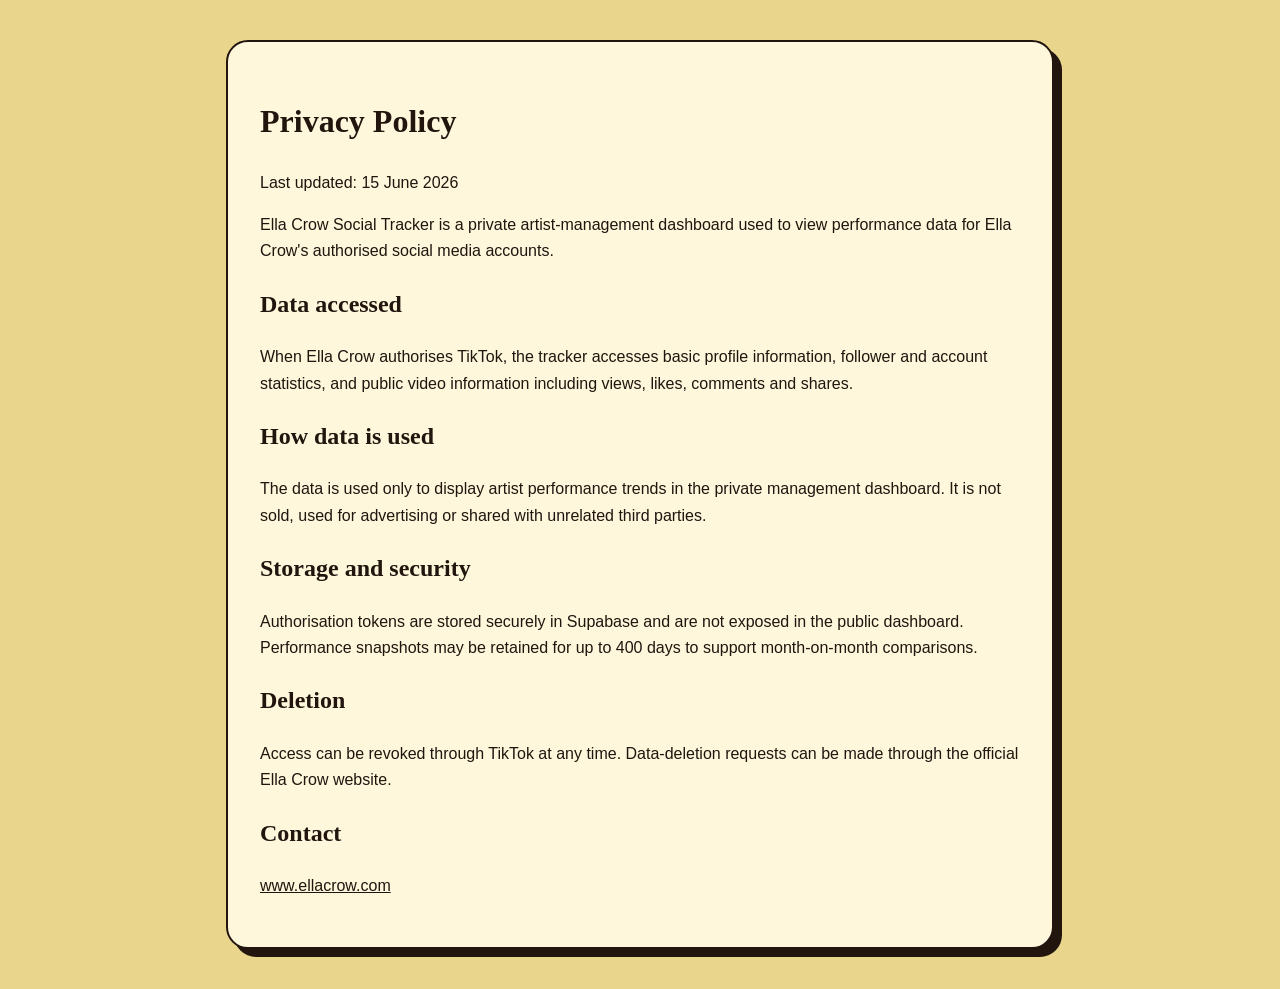
<file: privacy.html>
<!doctype html>
<html lang="en">
<head>
  <meta charset="utf-8">
  <meta name="viewport" content="width=device-width,initial-scale=1">
  <title>Privacy Policy | Ella Crow Social Tracker</title>
  <style>
    body{background:#ead58d;color:#21150e;font:16px/1.65 Arial,sans-serif;margin:0}
    main{background:#fff7dc;border:2px solid #21150e;border-radius:22px;box-shadow:8px 8px 0 #21150e;margin:40px auto;max-width:760px;padding:32px}
    h1,h2{font-family:Georgia,serif}a{color:inherit}
  </style>
</head>
<body><main>
  <h1>Privacy Policy</h1>
  <p>Last updated: 15 June 2026</p>
  <p>Ella Crow Social Tracker is a private artist-management dashboard used to view performance data for Ella Crow's authorised social media accounts.</p>
  <h2>Data accessed</h2>
  <p>When Ella Crow authorises TikTok, the tracker accesses basic profile information, follower and account statistics, and public video information including views, likes, comments and shares.</p>
  <h2>How data is used</h2>
  <p>The data is used only to display artist performance trends in the private management dashboard. It is not sold, used for advertising or shared with unrelated third parties.</p>
  <h2>Storage and security</h2>
  <p>Authorisation tokens are stored securely in Supabase and are not exposed in the public dashboard. Performance snapshots may be retained for up to 400 days to support month-on-month comparisons.</p>
  <h2>Deletion</h2>
  <p>Access can be revoked through TikTok at any time. Data-deletion requests can be made through the official Ella Crow website.</p>
  <h2>Contact</h2>
  <p><a href="https://www.ellacrow.com">www.ellacrow.com</a></p>
</main></body></html>
</file>
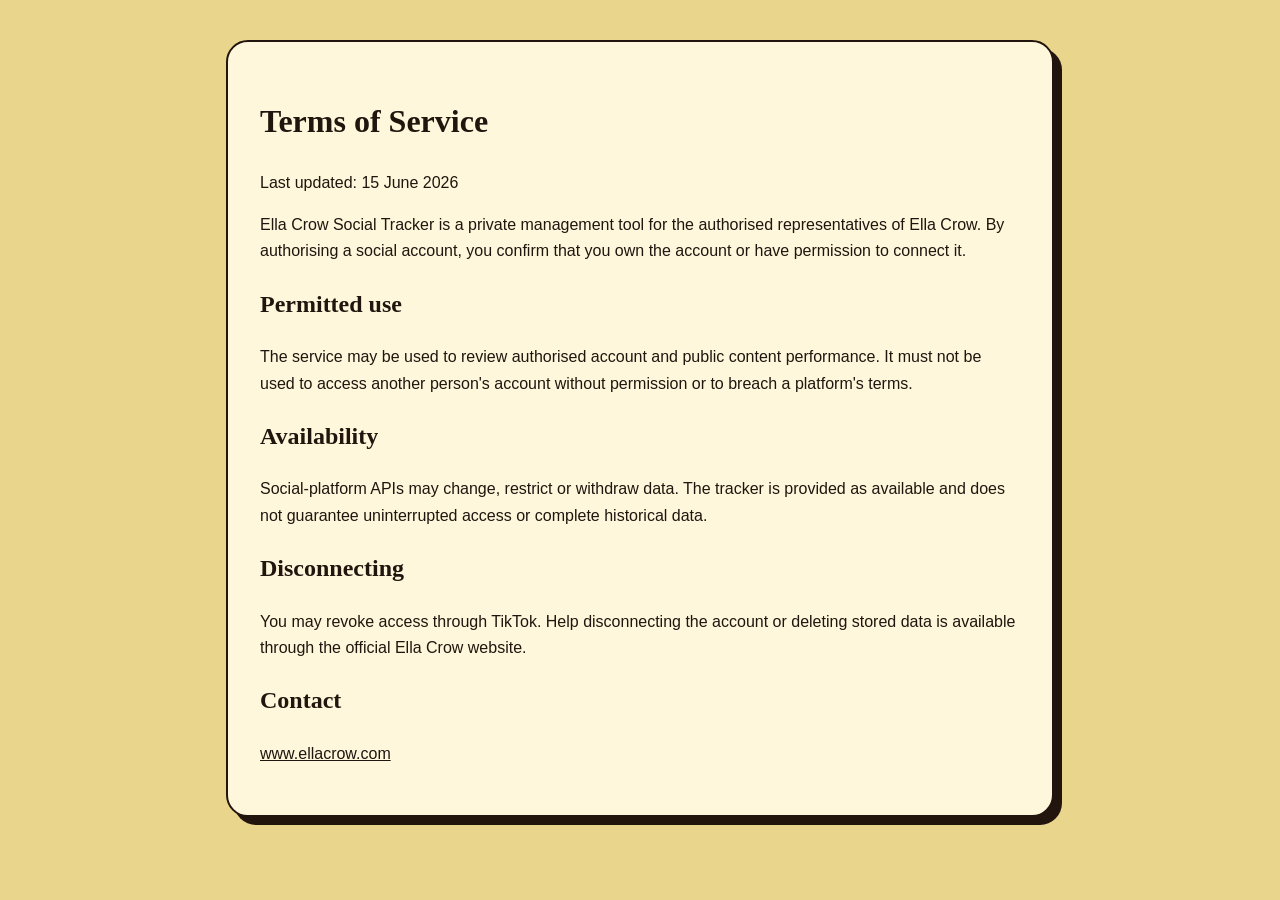
<file: terms.html>
<!doctype html>
<html lang="en">
<head>
  <meta charset="utf-8">
  <meta name="viewport" content="width=device-width,initial-scale=1">
  <title>Terms of Service | Ella Crow Social Tracker</title>
  <style>
    body{background:#ead58d;color:#21150e;font:16px/1.65 Arial,sans-serif;margin:0}
    main{background:#fff7dc;border:2px solid #21150e;border-radius:22px;box-shadow:8px 8px 0 #21150e;margin:40px auto;max-width:760px;padding:32px}
    h1,h2{font-family:Georgia,serif}a{color:inherit}
  </style>
</head>
<body><main>
  <h1>Terms of Service</h1>
  <p>Last updated: 15 June 2026</p>
  <p>Ella Crow Social Tracker is a private management tool for the authorised representatives of Ella Crow. By authorising a social account, you confirm that you own the account or have permission to connect it.</p>
  <h2>Permitted use</h2>
  <p>The service may be used to review authorised account and public content performance. It must not be used to access another person's account without permission or to breach a platform's terms.</p>
  <h2>Availability</h2>
  <p>Social-platform APIs may change, restrict or withdraw data. The tracker is provided as available and does not guarantee uninterrupted access or complete historical data.</p>
  <h2>Disconnecting</h2>
  <p>You may revoke access through TikTok. Help disconnecting the account or deleting stored data is available through the official Ella Crow website.</p>
  <h2>Contact</h2>
  <p><a href="https://www.ellacrow.com">www.ellacrow.com</a></p>
</main></body></html>
</file>
